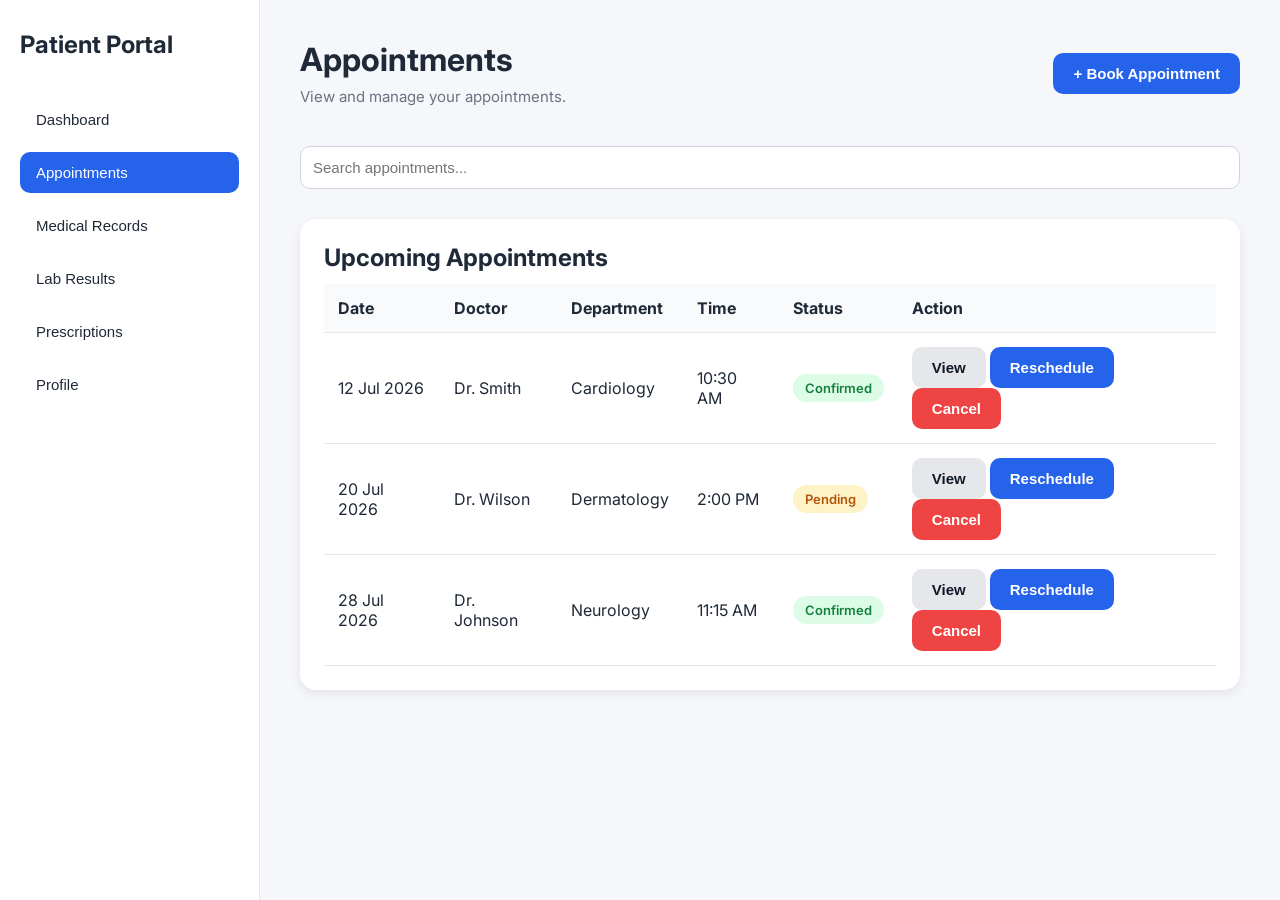
<file: appointments.html>
<!DOCTYPE html>
<html lang="en">

<head>

    <meta charset="UTF-8">
    <meta name="viewport" content="width=device-width, initial-scale=1.0">

    <title>Appointments | Patient Portal</title>

    <link rel="stylesheet" href="css/style.css">
    <link rel="stylesheet" href="css/components.css">
    <link rel="stylesheet" href="css/dashboard.css">
    <link rel="stylesheet" href="css/responsive.css">

</head>

<body>

    <!-- ===========================
         Book Appointment Modal
    ============================ -->

    <div id="appointmentModal" class="modal">

        <div class="modal-content">

            <div class="modal-header">

                <h2>Book Appointment</h2>

                <span class="close">&times;</span>

            </div>

            <form id="appointmentForm">

                <input
                    id="patientName"
                    class="input"
                    type="text"
                    placeholder="Patient Name">

                <input
                    id="doctor"
                    class="input"
                    type="text"
                    placeholder="Doctor">

                <input
                    id="department"
                    class="input"
                    type="text"
                    placeholder="Department">

                <input
                    id="appointmentDate"
                    class="input"
                    type="date">

                <input
                    id="appointmentTime"
                    class="input"
                    type="time">

                <textarea
                    id="notes"
                    class="input"
                    rows="4"
                    placeholder="Notes"></textarea>

                <button
                    type="submit"
                    class="btn btn-primary">

                    Book Appointment

                </button>

            </form>

        </div>

    </div>

    <!-- View Appointment Modal -->

    <div id="viewAppointmentModal" class="modal">

        <div class="modal-content">

            <div class="modal-header">

                <h2>Appointment Details</h2>

                <span class="close-view">&times;</span>

            </div>

            <div class="details">

                <p><strong>Patient:</strong> <span id="viewPatient"></span></p>

                <p><strong>Doctor:</strong> <span id="viewDoctor"></span></p>

                <p><strong>Department:</strong> <span id="viewDepartment"></span></p>

                <p><strong>Date:</strong> <span id="viewDate"></span></p>

                <p><strong>Time:</strong> <span id="viewTime"></span></p>

                <p><strong>Notes:</strong> <span id="viewNotes"></span></p>

            </div>

        </div>

    </div>

    <!-- ===========================
         Application
    ============================ -->

    <div class="app">

        <!-- Sidebar -->

        <aside class="sidebar">

            <div class="logo">
                Patient Portal
            </div>

            <nav>

                <button
                    class="nav-item"
                    onclick="location.href='index.html'">

                    Dashboard

                </button>

                <button
                    class="nav-item active">

                    Appointments

                </button>

                <button
                    class="nav-item"
                    onclick="location.href='medical-records.html'">

                    Medical Records

                </button>

                <button
                    class="nav-item"
                    onclick="location.href='lab-results.html'">

                    Lab Results

                </button>

                <button
                    class="nav-item"
                    onclick="location.href='prescriptions.html'">

                    Prescriptions

                </button>

                <button
                    class="nav-item"
                    onclick="location.href='profile.html'">

                    Profile

                </button>

            </nav>

        </aside>

        <!-- Main Content -->

        <main class="content">

            <header class="topbar">

                <div>

                    <h1>Appointments</h1>

                    <p>
                        View and manage your appointments.
                    </p>

                </div>

                <button
                    id="openAppointmentModal"
                    class="btn btn-primary">

                    + Book Appointment

                </button>

            </header>

            <!-- Search -->

            <div class="search-container">

                <input
                    type="text"
                    id="searchAppointment"
                    class="input"
                    placeholder="Search appointments...">

            </div>

            <!-- Appointment Table -->

            <section class="card">

                <h2>Upcoming Appointments</h2>

                <table>

                    <thead>

                        <tr>

                            <th>Date</th>
                            <th>Doctor</th>
                            <th>Department</th>
                            <th>Time</th>
                            <th>Status</th>
                            <th>Action</th>

                        </tr>

                    </thead>

                    <!-- JavaScript will populate appointments here -->

                    <tbody id="appointmentsTable">

                    </tbody>

                </table>

            </section>

        </main>

    </div>

    <!-- JavaScript -->

    <script src="js/storage.js"></script>
    <script src="js/app.js"></script>
    <script src="js/modal.js"></script>
    <script src="js/appointments.js"></script>

</body>

</html>
</file>
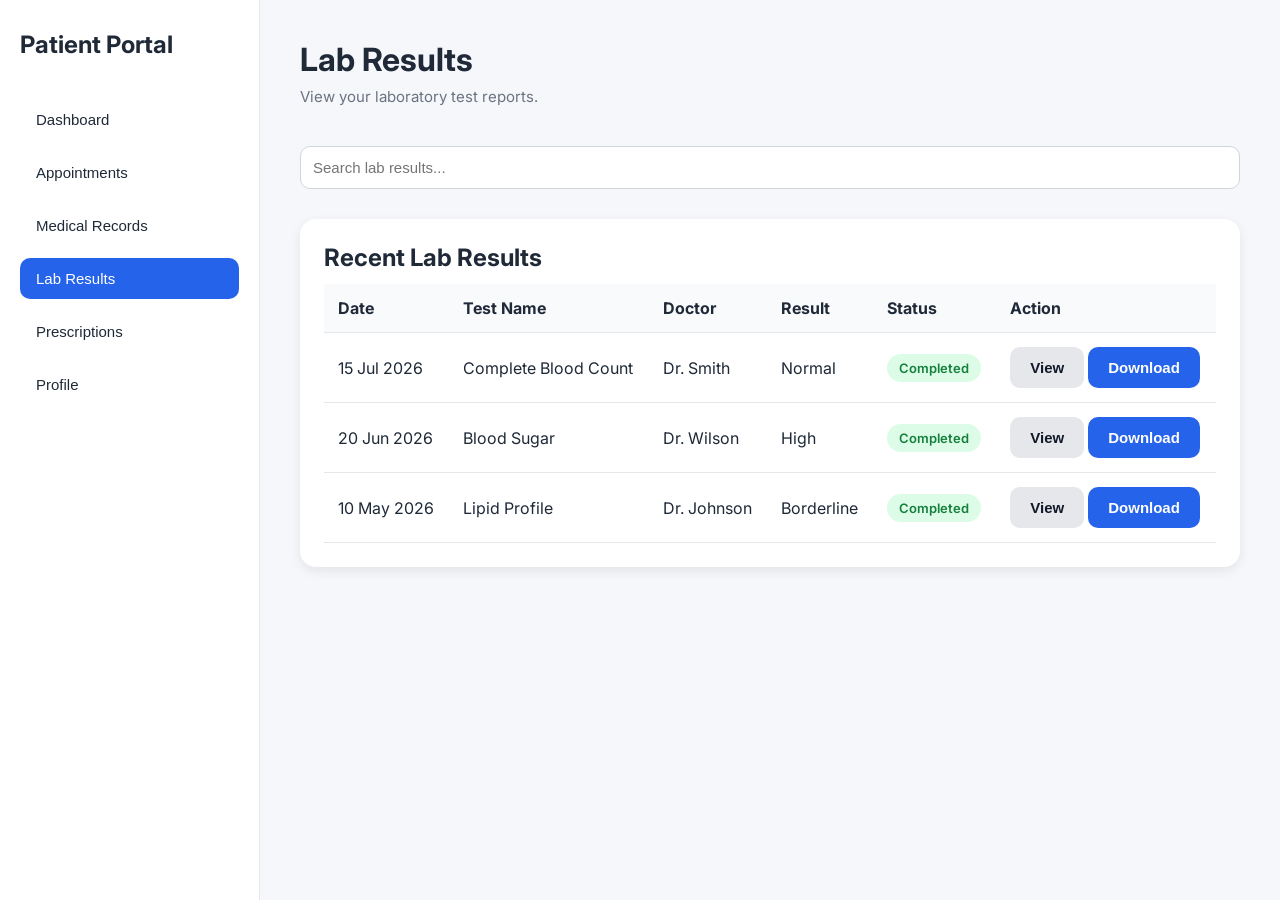
<file: lab-results.html>
<!DOCTYPE html>
<html lang="en">

<head>

    <meta charset="UTF-8">
    <meta name="viewport" content="width=device-width, initial-scale=1.0">

    <title>Lab Results | Patient Portal</title>

    <link rel="stylesheet" href="css/style.css">
    <link rel="stylesheet" href="css/components.css">
    <link rel="stylesheet" href="css/dashboard.css">
    <link rel="stylesheet" href="css/responsive.css">

</head>

<body>

    <!-- ===========================
         View Lab Result Modal
    ============================ -->

    <div id="labResultModal" class="modal">

        <div class="modal-content">

            <div class="modal-header">

                <h2>Lab Result Details</h2>

                <span class="close-view">&times;</span>

            </div>

            <div class="details">

                <p><strong>Patient:</strong> <span id="viewPatient"></span></p>

                <p><strong>Doctor:</strong> <span id="viewDoctor"></span></p>

                <p><strong>Test Name:</strong> <span id="viewTest"></span></p>

                <p><strong>Date:</strong> <span id="viewDate"></span></p>

                <p><strong>Result:</strong> <span id="viewResult"></span></p>

                <p><strong>Status:</strong> <span id="viewStatus"></span></p>

                <p><strong>Remarks:</strong> <span id="viewRemarks"></span></p>

            </div>

        </div>

    </div>

    <!-- ===========================
         Application
    ============================ -->

    <div class="app">

        <!-- Sidebar -->

        <aside class="sidebar">

            <div class="logo">
                Patient Portal
            </div>

            <nav>

                <button
                    class="nav-item"
                    onclick="location.href='index.html'">
                    Dashboard
                </button>

                <button
                    class="nav-item"
                    onclick="location.href='appointments.html'">
                    Appointments
                </button>

                <button
                    class="nav-item"
                    onclick="location.href='medical-records.html'">
                    Medical Records
                </button>

                <button
                    class="nav-item active">
                    Lab Results
                </button>

                <button
                    class="nav-item"
                    onclick="location.href='prescriptions.html'">
                    Prescriptions
                </button>

                <button
                    class="nav-item"
                    onclick="location.href='profile.html'">
                    Profile
                </button>

            </nav>

        </aside>

        <!-- Main Content -->

        <main class="content">

            <header class="topbar">

                <div>

                    <h1>Lab Results</h1>

                    <p>
                        View your laboratory test reports.
                    </p>

                </div>

            </header>

            <!-- Search -->

            <div class="search-container">

                <input
                    type="text"
                    id="searchLab"
                    class="input"
                    placeholder="Search lab results...">

            </div>

            <!-- Lab Results Table -->

            <section class="card">

                <h2>Recent Lab Results</h2>

                <table id="labResultsTable">

                    <thead>

                        <tr>

                            <th>Date</th>
                            <th>Test Name</th>
                            <th>Doctor</th>
                            <th>Result</th>
                            <th>Status</th>
                            <th>Action</th>

                        </tr>

                    </thead>

                    <tbody>

                        <tr>

                            <td>15 Jul 2026</td>
                            <td>Complete Blood Count</td>
                            <td>Dr. Smith</td>
                            <td>Normal</td>

                            <td>

                                <span class="badge badge-success">
                                    Completed
                                </span>

                            </td>

                            <td>

                                <button class="btn btn-secondary view-btn">
                                    View
                                </button>

                                <button class="btn btn-primary download-btn">
                                    Download
                                </button>

                            </td>

                        </tr>

                        <tr>

                            <td>20 Jun 2026</td>
                            <td>Blood Sugar</td>
                            <td>Dr. Wilson</td>
                            <td>High</td>

                            <td>

                                <span class="badge badge-success">
                                    Completed
                                </span>

                            </td>

                            <td>

                                <button class="btn btn-secondary view-btn">
                                    View
                                </button>

                                <button class="btn btn-primary download-btn">
                                    Download
                                </button>

                            </td>

                        </tr>

                        <tr>

                            <td>10 May 2026</td>
                            <td>Lipid Profile</td>
                            <td>Dr. Johnson</td>
                            <td>Borderline</td>

                            <td>

                                <span class="badge badge-success">
                                    Completed
                                </span>

                            </td>

                            <td>

                                <button class="btn btn-secondary view-btn">
                                    View
                                </button>

                                <button class="btn btn-primary download-btn">
                                    Download
                                </button>

                            </td>

                        </tr>

                    </tbody>

                </table>

            </section>

        </main>

    </div>

    <script src="js/app.js"></script>
    <script src="js/lab-results.js"></script>

</body>

</html>
</file>
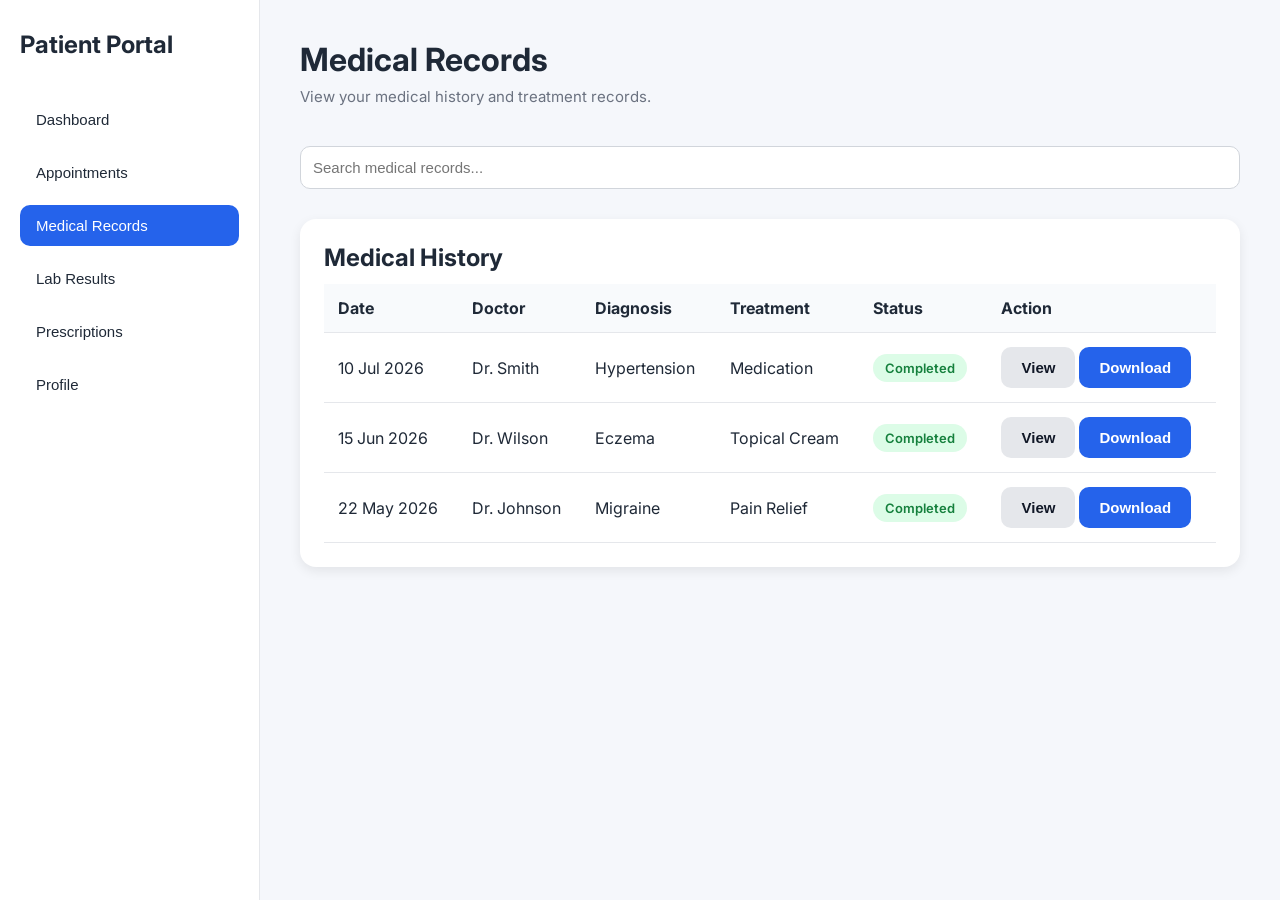
<file: medical-records.html>
<!DOCTYPE html>
<html lang="en">

<head>

    <meta charset="UTF-8">
    <meta name="viewport" content="width=device-width, initial-scale=1.0">

    <title>Medical Records | Patient Portal</title>

    <link rel="stylesheet" href="css/style.css">
    <link rel="stylesheet" href="css/components.css">
    <link rel="stylesheet" href="css/dashboard.css">
    <link rel="stylesheet" href="css/responsive.css">

</head>

<body>

    <!-- ===========================
         View Medical Record Modal
    ============================ -->

    <div id="recordModal" class="modal">

        <div class="modal-content">

            <div class="modal-header">

                <h2>Medical Record</h2>

                <span class="close-view">&times;</span>

            </div>

            <div class="details">

                <p><strong>Patient:</strong> <span id="recordPatient"></span></p>

                <p><strong>Doctor:</strong> <span id="recordDoctor"></span></p>

                <p><strong>Diagnosis:</strong> <span id="recordDiagnosis"></span></p>

                <p><strong>Treatment:</strong> <span id="recordTreatment"></span></p>

                <p><strong>Visit Date:</strong> <span id="recordDate"></span></p>

                <p><strong>Status:</strong> <span id="recordStatus"></span></p>

                <p><strong>Notes:</strong> <span id="recordNotes"></span></p>

            </div>

        </div>

    </div>

    <!-- ===========================
         Application
    ============================ -->

    <div class="app">

        <!-- Sidebar -->

        <aside class="sidebar">

            <div class="logo">
                Patient Portal
            </div>

            <nav>

                <button
                    class="nav-item"
                    onclick="location.href='index.html'">

                    Dashboard

                </button>

                <button
                    class="nav-item"
                    onclick="location.href='appointments.html'">

                    Appointments

                </button>

                <button
                    class="nav-item active">

                    Medical Records

                </button>

                <button
                    class="nav-item"
                    onclick="location.href='lab-results.html'">

                    Lab Results

                </button>

                <button
                    class="nav-item"
                    onclick="location.href='prescriptions.html'">

                    Prescriptions

                </button>

                <button
                    class="nav-item"
                    onclick="location.href='profile.html'">

                    Profile

                </button>

            </nav>

        </aside>

        <!-- Main Content -->

        <main class="content">

            <header class="topbar">

                <div>

                    <h1>Medical Records</h1>

                    <p>
                        View your medical history and treatment records.
                    </p>

                </div>

            </header>

            <!-- Search -->

            <div class="search-container">

                <input
                    type="text"
                    id="searchRecord"
                    class="input"
                    placeholder="Search medical records...">

            </div>

            <!-- Medical Records Table -->

            <section class="card">

                <h2>Medical History</h2>

                <table id="recordsTable">

                    <thead>

                        <tr>

                            <th>Date</th>
                            <th>Doctor</th>
                            <th>Diagnosis</th>
                            <th>Treatment</th>
                            <th>Status</th>
                            <th>Action</th>

                        </tr>

                    </thead>

                    <tbody>

                        <tr>

                            <td>10 Jul 2026</td>
                            <td>Dr. Smith</td>
                            <td>Hypertension</td>
                            <td>Medication</td>

                            <td>
                                <span class="badge badge-success">
                                    Completed
                                </span>
                            </td>

                            <td>

                                <button class="btn btn-secondary view-btn">
                                    View
                                </button>

                                <button class="btn btn-primary download-btn">
                                    Download
                                </button>

                            </td>

                        </tr>

                        <tr>

                            <td>15 Jun 2026</td>
                            <td>Dr. Wilson</td>
                            <td>Eczema</td>
                            <td>Topical Cream</td>

                            <td>
                                <span class="badge badge-success">
                                    Completed
                                </span>
                            </td>

                            <td>

                                <button class="btn btn-secondary view-btn">
                                    View
                                </button>

                                <button class="btn btn-primary download-btn">
                                    Download
                                </button>

                            </td>

                        </tr>

                        <tr>

                            <td>22 May 2026</td>
                            <td>Dr. Johnson</td>
                            <td>Migraine</td>
                            <td>Pain Relief</td>

                            <td>
                                <span class="badge badge-success">
                                    Completed
                                </span>
                            </td>

                            <td>

                                <button class="btn btn-secondary view-btn">
                                    View
                                </button>

                                <button class="btn btn-primary download-btn">
                                    Download
                                </button>

                            </td>

                        </tr>

                    </tbody>

                </table>

            </section>

        </main>

    </div>

    <!-- JavaScript -->

    <script src="js/app.js"></script>
    <script src="js/medical-records.js"></script>

</body>

</html>
</file>
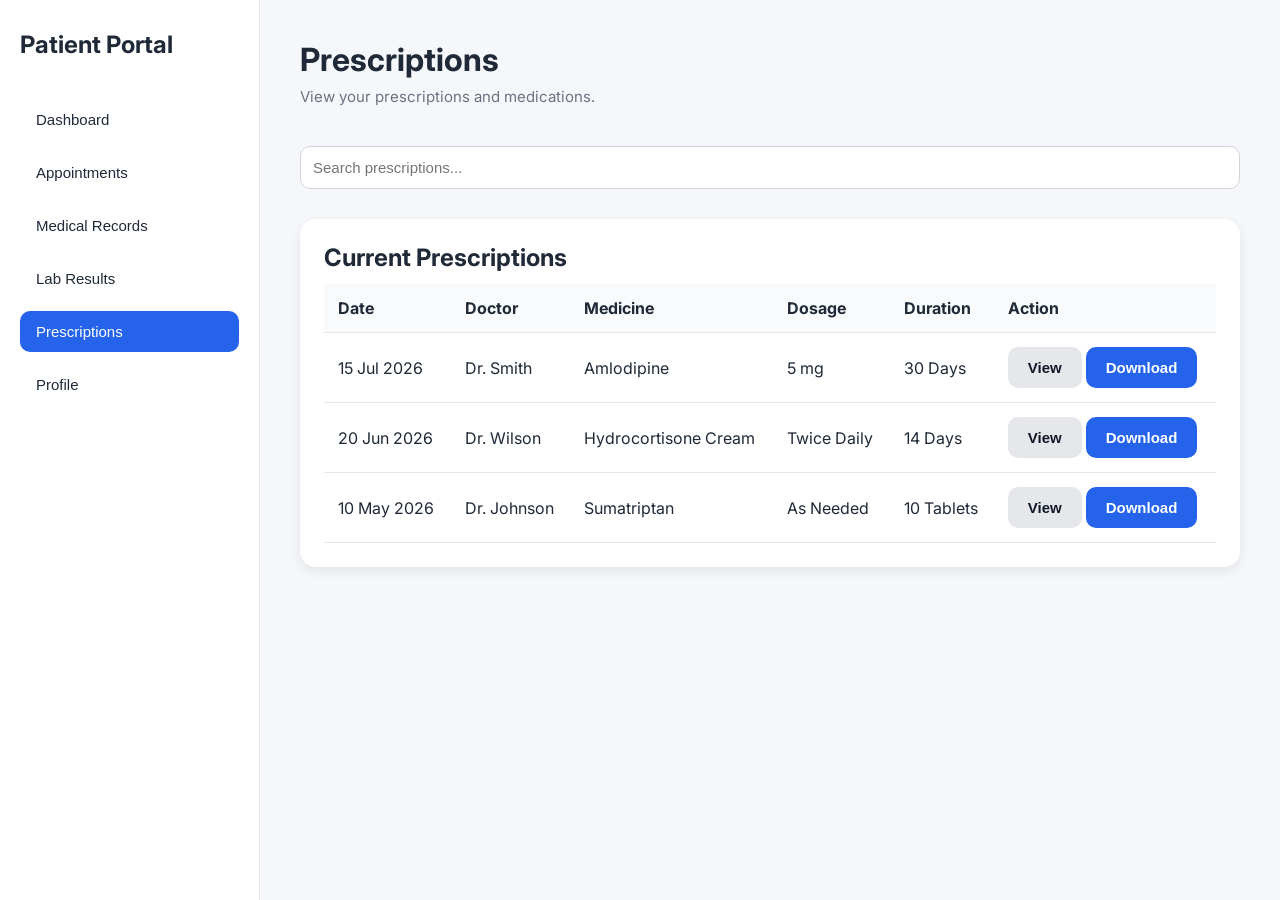
<file: prescriptions.html>
<!DOCTYPE html>
<html lang="en">

<head>

    <meta charset="UTF-8">
    <meta name="viewport" content="width=device-width, initial-scale=1.0">

    <title>Prescriptions | Patient Portal</title>

    <link rel="stylesheet" href="css/style.css">
    <link rel="stylesheet" href="css/components.css">
    <link rel="stylesheet" href="css/dashboard.css">
    <link rel="stylesheet" href="css/responsive.css">

</head>

<body>

    <!-- View Prescription Modal -->

    <div id="prescriptionModal" class="modal">

        <div class="modal-content">

            <div class="modal-header">

                <h2>Prescription Details</h2>

                <span class="close-view">&times;</span>

            </div>

            <div class="details">

                <p><strong>Patient:</strong> <span id="viewPatient"></span></p>

                <p><strong>Doctor:</strong> <span id="viewDoctor"></span></p>

                <p><strong>Medicine:</strong> <span id="viewMedicine"></span></p>

                <p><strong>Dosage:</strong> <span id="viewDosage"></span></p>

                <p><strong>Duration:</strong> <span id="viewDuration"></span></p>

                <p><strong>Instructions:</strong> <span id="viewInstructions"></span></p>

            </div>

        </div>

    </div>

    <div class="app">

        <!-- Sidebar -->

        <aside class="sidebar">

            <div class="logo">
                Patient Portal
            </div>

            <nav>

                <button class="nav-item"
                    onclick="location.href='index.html'">
                    Dashboard
                </button>

                <button class="nav-item"
                    onclick="location.href='appointments.html'">
                    Appointments
                </button>

                <button class="nav-item"
                    onclick="location.href='medical-records.html'">
                    Medical Records
                </button>

                <button class="nav-item"
                    onclick="location.href='lab-results.html'">
                    Lab Results
                </button>

                <button class="nav-item active">
                    Prescriptions
                </button>

                <button class="nav-item"
                    onclick="location.href='profile.html'">
                    Profile
                </button>

            </nav>

        </aside>

        <!-- Main Content -->

        <main class="content">

            <header class="topbar">

                <div>

                    <h1>Prescriptions</h1>

                    <p>
                        View your prescriptions and medications.
                    </p>

                </div>

            </header>

            <!-- Search -->

            <div class="search-container">

                <input
                    type="text"
                    id="searchPrescription"
                    class="input"
                    placeholder="Search prescriptions...">

            </div>

            <!-- Prescription Table -->

            <section class="card">

                <h2>Current Prescriptions</h2>

                <table id="prescriptionsTable">

                    <thead>

                        <tr>

                            <th>Date</th>
                            <th>Doctor</th>
                            <th>Medicine</th>
                            <th>Dosage</th>
                            <th>Duration</th>
                            <th>Action</th>

                        </tr>

                    </thead>

                    <tbody>

                        <tr>

                            <td>15 Jul 2026</td>
                            <td>Dr. Smith</td>
                            <td>Amlodipine</td>
                            <td>5 mg</td>
                            <td>30 Days</td>

                            <td>

                                <button class="btn btn-secondary view-btn">
                                    View
                                </button>

                                <button class="btn btn-primary download-btn">
                                    Download
                                </button>

                            </td>

                        </tr>

                        <tr>

                            <td>20 Jun 2026</td>
                            <td>Dr. Wilson</td>
                            <td>Hydrocortisone Cream</td>
                            <td>Twice Daily</td>
                            <td>14 Days</td>

                            <td>

                                <button class="btn btn-secondary view-btn">
                                    View
                                </button>

                                <button class="btn btn-primary download-btn">
                                    Download
                                </button>

                            </td>

                        </tr>

                        <tr>

                            <td>10 May 2026</td>
                            <td>Dr. Johnson</td>
                            <td>Sumatriptan</td>
                            <td>As Needed</td>
                            <td>10 Tablets</td>

                            <td>

                                <button class="btn btn-secondary view-btn">
                                    View
                                </button>

                                <button class="btn btn-primary download-btn">
                                    Download
                                </button>

                            </td>

                        </tr>

                    </tbody>

                </table>

            </section>

        </main>

    </div>

    <script src="js/app.js"></script>
    <script src="js/prescriptions.js"></script>

</body>

</html>
</file>
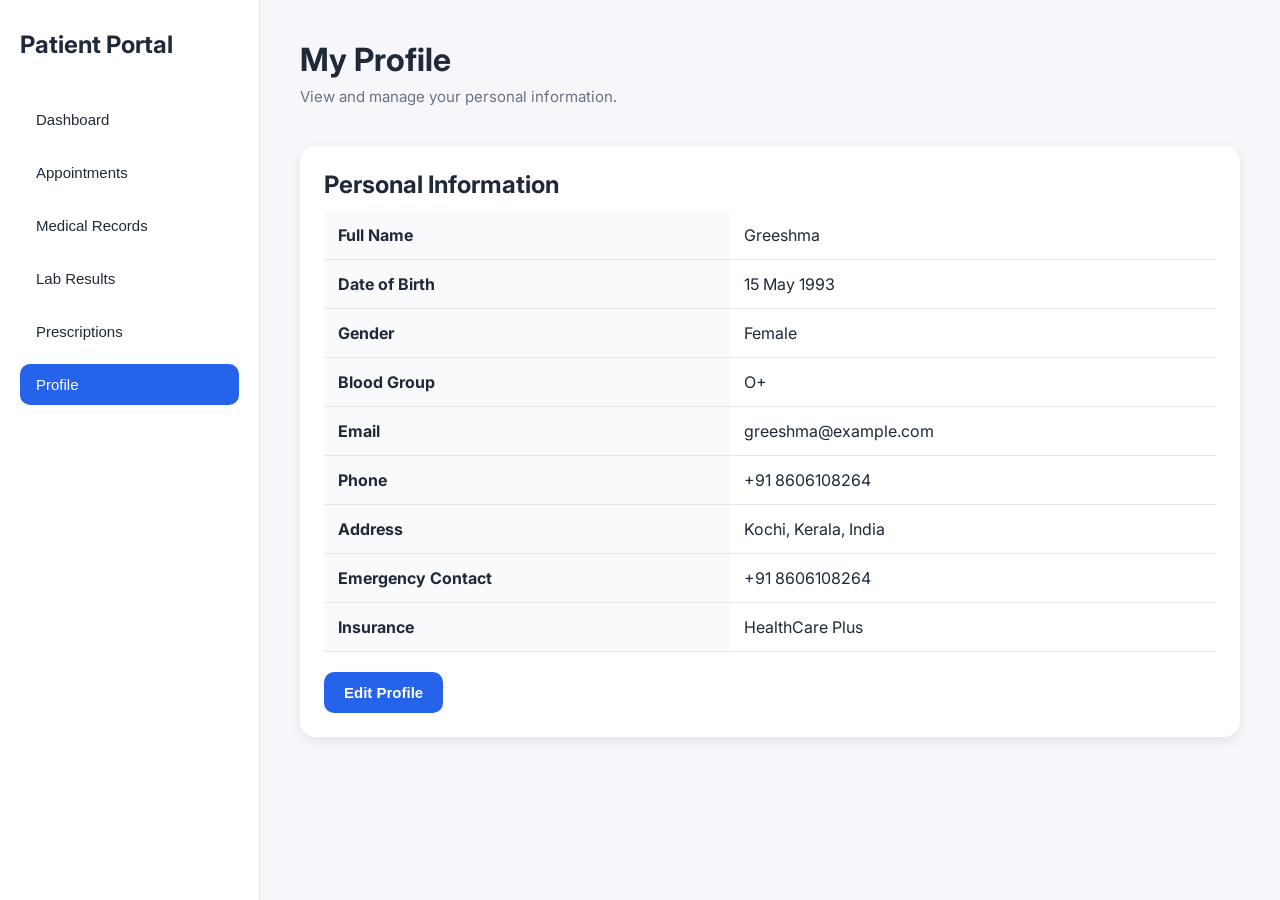
<file: profile.html>
<!DOCTYPE html>
<html lang="en">

<head>

    <meta charset="UTF-8">
    <meta name="viewport" content="width=device-width, initial-scale=1.0">

    <title>Profile | Patient Portal</title>

    <link rel="stylesheet" href="css/style.css">
    <link rel="stylesheet" href="css/components.css">
    <link rel="stylesheet" href="css/dashboard.css">
    <link rel="stylesheet" href="css/responsive.css">

</head>

<body>

<div class="app">

    <!-- Sidebar -->

    <aside class="sidebar">

        <div class="logo">
            Patient Portal
        </div>

        <nav>

            <button class="nav-item"
                onclick="location.href='index.html'">
                Dashboard
            </button>

            <button class="nav-item"
                onclick="location.href='appointments.html'">
                Appointments
            </button>

            <button class="nav-item"
                onclick="location.href='medical-records.html'">
                Medical Records
            </button>

            <button class="nav-item"
                onclick="location.href='lab-results.html'">
                Lab Results
            </button>

            <button class="nav-item"
                onclick="location.href='prescriptions.html'">
                Prescriptions
            </button>

            <button class="nav-item active">
                Profile
            </button>

        </nav>

    </aside>

    <!-- Main Content -->

    <main class="content">

        <header class="topbar">

            <div>

                <h1>My Profile</h1>

                <p>
                    View and manage your personal information.
                </p>

            </div>

        </header>

        <section class="card">

            <h2>Personal Information</h2>

            <table>

                <tbody>

                    <tr>
                        <th>Full Name</th>
                        <td id="name">Greeshma</td>
                    </tr>

                    <tr>
                        <th>Date of Birth</th>
                        <td id="dob">15 May 1993</td>
                    </tr>

                    <tr>
                        <th>Gender</th>
                        <td id="gender">Female</td>
                    </tr>

                    <tr>
                        <th>Blood Group</th>
                        <td id="blood">O+</td>
                    </tr>

                    <tr>
                        <th>Email</th>
                        <td id="email">greeshma@example.com</td>
                    </tr>

                    <tr>
                        <th>Phone</th>
                        <td id="phone">+91 8606108264</td>
                    </tr>

                    <tr>
                        <th>Address</th>
                        <td id="address">
                            Kochi, Kerala, India
                        </td>
                    </tr>

                    <tr>
                        <th>Emergency Contact</th>
                        <td id="emergency">
                            +91 8606108264
                        </td>
                    </tr>

                    <tr>
                        <th>Insurance</th>
                        <td id="insurance">
                            HealthCare Plus
                        </td>
                    </tr>

                </tbody>

            </table>

            <br>

            <button
                id="editProfileBtn"
                class="btn btn-primary">

                Edit Profile

            </button>

        </section>

    </main>

</div>
<script src="js/storage.js"></script>
<script src="js/app.js"></script>
<script src="js/profile.js"></script>

</body>

</html>
</file>
<file: css/style.css>
/* Google Font */
@import url('https://fonts.googleapis.com/css2?family=Inter:wght@400;500;600;700&display=swap');

*{
    margin:0;
    padding:0;
    box-sizing:border-box;
}

body{
    font-family:'Inter',sans-serif;
    background:#f5f7fb;
    color:#1f2937;
}

.app{
    display:flex;
    min-height:100vh;
}

/* Sidebar */

.sidebar{
    width:260px;
    background:#ffffff;
    border-right:1px solid #e5e7eb;
    padding:30px 20px;
}

.logo{
    font-size:24px;
    font-weight:700;
    margin-bottom:40px;
}

nav{
    display:flex;
    flex-direction:column;
    gap:12px;
}

.nav-item{
     display:block;
    width:100%;
    padding:12px 16px;
    border:none;
    background:transparent;
    text-align:left;
    border-radius:10px;
    cursor:pointer;
    font-size:15px;
    text-decoration:none;
    color:#1f2937;
    transition:0.3s;
}

.nav-item:hover,
.nav-item.active{
    background:#2563eb;
    color:#fff;
}

/* Main */

.content{
    flex:1;
    padding:40px;
}
</file>
<file: css/components.css>
/* ==========================
   Cards
========================== */

.card{
    background:#ffffff;
    border-radius:16px;
    padding:24px;
    box-shadow:0 4px 12px rgba(0,0,0,0.08);
}

.card h2,
.card h3{
    margin-bottom:12px;
    color:#1f2937;
}

.card p{
    color:#6b7280;
    line-height:1.6;
}

/* ==========================
   Buttons
========================== */

.btn{
    display:inline-block;
    padding:12px 20px;
    border:none;
    border-radius:10px;
    cursor:pointer;
    font-size:15px;
    font-weight:600;
    transition:.3s;
}

.btn-primary{
    background:#2563eb;
    color:#fff;
}

.btn-primary:hover{
    background:#1d4ed8;
}

.btn-secondary{
    background:#e5e7eb;
    color:#111827;
}

.btn-secondary:hover{
    background:#d1d5db;
}

/* ==========================
   Status Badge
========================== */

.badge{
    display:inline-block;
    padding:6px 12px;
    border-radius:50px;
    font-size:13px;
    font-weight:600;
}

.badge-success{
    background:#dcfce7;
    color:#15803d;
}

.badge-warning{
    background:#fef3c7;
    color:#b45309;
}

.badge-danger{
    background:#fee2e2;
    color:#b91c1c;
}

/* ==========================
   Inputs
========================== */

.input{
    width:100%;
    padding:12px;
    border:1px solid #d1d5db;
    border-radius:10px;
    outline:none;
    font-size:15px;
}

.input:focus{
    border-color:#2563eb;
}

/* ==========================
   Tables
========================== */

table{
    width:100%;
    border-collapse:collapse;
}

th,
td{
    padding:14px;
    text-align:left;
    border-bottom:1px solid #e5e7eb;
}

th{
    background:#f8fafc;
}
/* Modal */

.modal{

    display:none;

    position:fixed;

    inset:0;

    background:rgba(0,0,0,.5);

    justify-content:center;

    align-items:center;

}

.modal-content{

    width:500px;

    background:white;

    padding:30px;

    border-radius:16px;

}

.modal-header{

    display:flex;

    justify-content:space-between;

    align-items:center;

    margin-bottom:20px;

}

.close{

    font-size:28px;

    cursor:pointer;

}

form{

    display:flex;

    flex-direction:column;

    gap:15px;

}

textarea{

    resize:none;

}
.details{

    display:flex;

    flex-direction:column;

    gap:15px;

}

.details p{

    font-size:15px;

}

.details strong{

    color:#2563eb;

}
.badge-danger {
    background-color: #fee2e2;
    color: #b91c1c;
}
.btn-danger {
    background-color: #ef4444;
    color: white;
    border: none;
    transition: background-color 0.3s ease, transform 0.2s ease;
}

.btn-danger:hover {
    background-color: #dc2626;
    transform: translateY(-2px);
    cursor: pointer;
}

.btn-danger:disabled {
    background-color: #ef4444;
    color: white;
    opacity: 0.7;
    cursor: not-allowed;
    transform: none;
}
</file>
<file: css/dashboard.css>
/* Top Bar */

.topbar{
    display:flex;
    justify-content:space-between;
    align-items:center;
    margin-bottom:40px;
}

.topbar h1{
    font-size:32px;
    margin-bottom:8px;
}

.topbar p{
    color:#6b7280;
    font-size:15px;
}

/* Profile */

.profile{
    display:flex;
    align-items:center;
    gap:20px;
}

.notification{
    font-size:22px;
    cursor:pointer;
}

.avatar{
    width:45px;
    height:45px;
    border-radius:50%;
    background:#2563eb;
    color:#fff;
    display:flex;
    justify-content:center;
    align-items:center;
    font-weight:600;
}

/* Dashboard Cards */

.dashboard-grid{
    display:grid;
    grid-template-columns:repeat(4,1fr);
    gap:24px;
    margin-bottom:35px;
}

/* Bottom Section */

.recent-section{
    display:grid;
    grid-template-columns:2fr 1fr;
    gap:24px;
}
.search-container{
    margin-bottom:30px;
}
.notification{
    position:relative;
    font-size:22px;
    cursor:pointer;
}

.notification-count{

    position:absolute;
    top:-8px;
    right:-10px;

    width:20px;
    height:20px;

    border-radius:50%;

    background:#ef4444;
    color:white;

    display:flex;
    justify-content:center;
    align-items:center;

    font-size:11px;
    font-weight:600;

}
</file>
<file: css/responsive.css>
@media (max-width:1024px){

    .dashboard-grid{
        grid-template-columns:repeat(2,1fr);
    }

    .recent-section{
        grid-template-columns:1fr;
    }

}

@media (max-width:768px){

    .app{
        flex-direction:column;
    }

    .sidebar{
        width:100%;
        border-right:none;
        border-bottom:1px solid #e5e7eb;
    }

    nav{
        flex-direction:row;
        overflow-x:auto;
    }

    .content{
        padding:20px;
    }

    .topbar{
        flex-direction:column;
        align-items:flex-start;
        gap:20px;
    }

    .dashboard-grid{
        grid-template-columns:1fr;
    }

}
</file>
